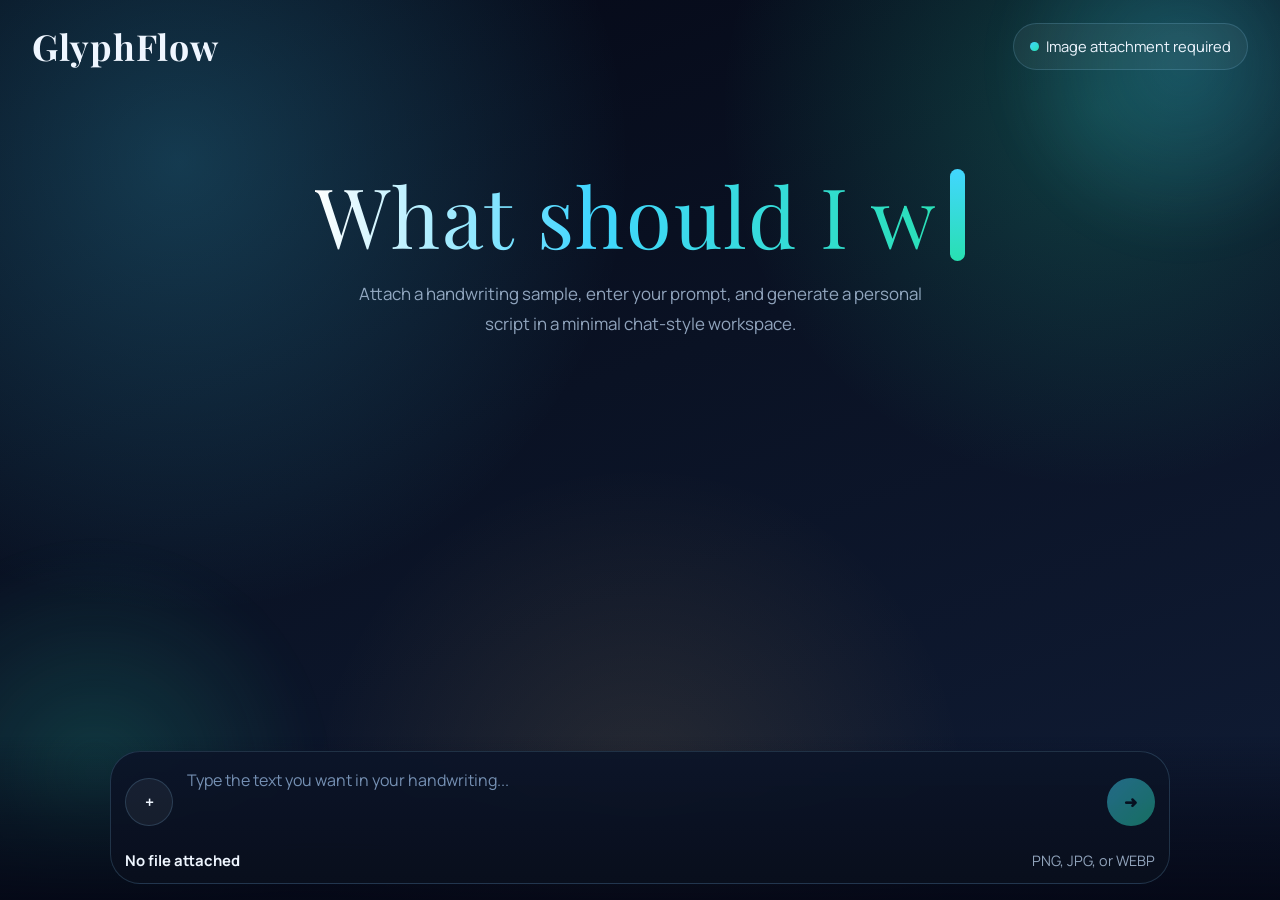
<file: static/index.html>
<!DOCTYPE html>
<html lang="en">
<head>
    <meta charset="UTF-8">
    <meta http-equiv="X-UA-Compatible" content="IE=edge">
    <meta name="viewport" content="width=device-width, initial-scale=1.0">
    <title>GlyphFlow</title>
    <link rel="preconnect" href="https://fonts.googleapis.com">
    <link rel="preconnect" href="https://fonts.gstatic.com" crossorigin>
    <link href="https://fonts.googleapis.com/css2?family=Manrope:wght@400;500;600;700;800&family=Playfair+Display:wght@600;700;800&display=swap" rel="stylesheet">
    <link rel="stylesheet" href="/static/glyphflow.css">
</head>
<body>
    <div class="page-shell">
        <header class="topbar">
            <div class="brand-block">
                <h1 class="brand-mark">GlyphFlow</h1>
            </div>
            <div class="status-pill"><span></span> Image attachment required</div>
        </header>

        <main class="hero-stage">
            <section class="hero-card" aria-label="Handwriting generation introduction">
                <div class="hero-grid">
                    <div class="typing-wrap" aria-live="polite" aria-atomic="true">
                        <div class="typing-word"><span id="typing-word"></span><span class="typing-cursor" aria-hidden="true"></span></div>
                    </div>
                    <p class="hero-copy">
                        Attach a handwriting sample, enter your prompt, and generate a personal script in a minimal chat-style workspace.
                    </p>
                </div>
            </section>
        </main>

        <form action="/submit" method="post" enctype="multipart/form-data" class="composer" id="composer-form">
            <div class="composer-panel">
                <div class="composer-row">
                    <div class="composer-head">
                        <button type="button" class="attach-button icon-button" id="attach-button" aria-label="Attach image">+</button>
                        <textarea class="message-input" id="message" name="message" placeholder="Type the text you want in your handwriting..." required></textarea>
                        <button type="submit" class="send-button icon-button" id="send-button" disabled aria-label="Send message">➜</button>
                    </div>

                    <div class="composer-foot">
                        <div class="file-chip" id="file-chip"><strong>No file attached</strong></div>
                        <p class="small-text">PNG, JPG, or WEBP</p>
                    </div>

                    <input class="hidden-input" type="file" name="image" accept="image/*" id="image" required>
                </div>
            </div>
        </form>

        <div class="generation-overlay" id="generation-overlay" aria-hidden="true">
            <div class="generation-loader" role="status" aria-live="polite">
                <span class="generation-spinner" aria-hidden="true"></span>
                <p class="generation-text">Generating your handwriting output...</p>
            </div>
        </div>
    </div>

    <script>
        const typingWord = document.getElementById("typing-word");
        const phraseList = ["What should I write?", "Attach handwriting.", "Type any text.", "GlyphFlow"];
        const fileInput = document.getElementById("image");
        const attachButton = document.getElementById("attach-button");
        const sendButton = document.getElementById("send-button");
        const fileChip = document.getElementById("file-chip");
        const messageInput = document.getElementById("message");
        const composerForm = document.getElementById("composer-form");
        const generationOverlay = document.getElementById("generation-overlay");
        let isSubmitting = false;

        const wait = (milliseconds) => new Promise((resolve) => window.setTimeout(resolve, milliseconds));

        async function typePhrase(phrase) {
            for (let index = 0; index <= phrase.length; index += 1) {
                typingWord.textContent = phrase.slice(0, index);
                await wait(70);
            }

            await wait(600);

            for (let index = phrase.length; index >= 0; index -= 1) {
                typingWord.textContent = phrase.slice(0, index);
                await wait(26);
            }

            await wait(180);
        }

        async function runTypingLoop() {
            while (true) {
                for (const phrase of phraseList) {
                    await typePhrase(phrase);
                }
            }
        }

        function updateAttachmentState() {
            if (isSubmitting) {
                sendButton.disabled = true;
                return;
            }

            if (fileInput.files && fileInput.files.length > 0) {
                fileChip.innerHTML = `<strong>${fileInput.files[0].name}</strong>`;
                sendButton.disabled = false;
            } else {
                fileChip.innerHTML = `<strong>No file attached</strong>`;
                sendButton.disabled = true;
            }
        }

        function setGeneratingState() {
            isSubmitting = true;
            document.body.classList.add("is-generating");
            generationOverlay.setAttribute("aria-hidden", "false");

            messageInput.readOnly = true;
            attachButton.disabled = true;
            sendButton.disabled = true;
        }

        attachButton.addEventListener("click", () => fileInput.click());
        fileInput.addEventListener("change", updateAttachmentState);

        composerForm.addEventListener("submit", (event) => {
            if (!fileInput.files || fileInput.files.length === 0) {
                event.preventDefault();
                fileInput.reportValidity();
                return;
            }

            if (!messageInput.value.trim()) {
                event.preventDefault();
                messageInput.reportValidity();
                return;
            }

            if (isSubmitting) {
                event.preventDefault();
                return;
            }

            setGeneratingState();
        });

        updateAttachmentState();
        runTypingLoop();
    </script>
</body>
</html>
</file>
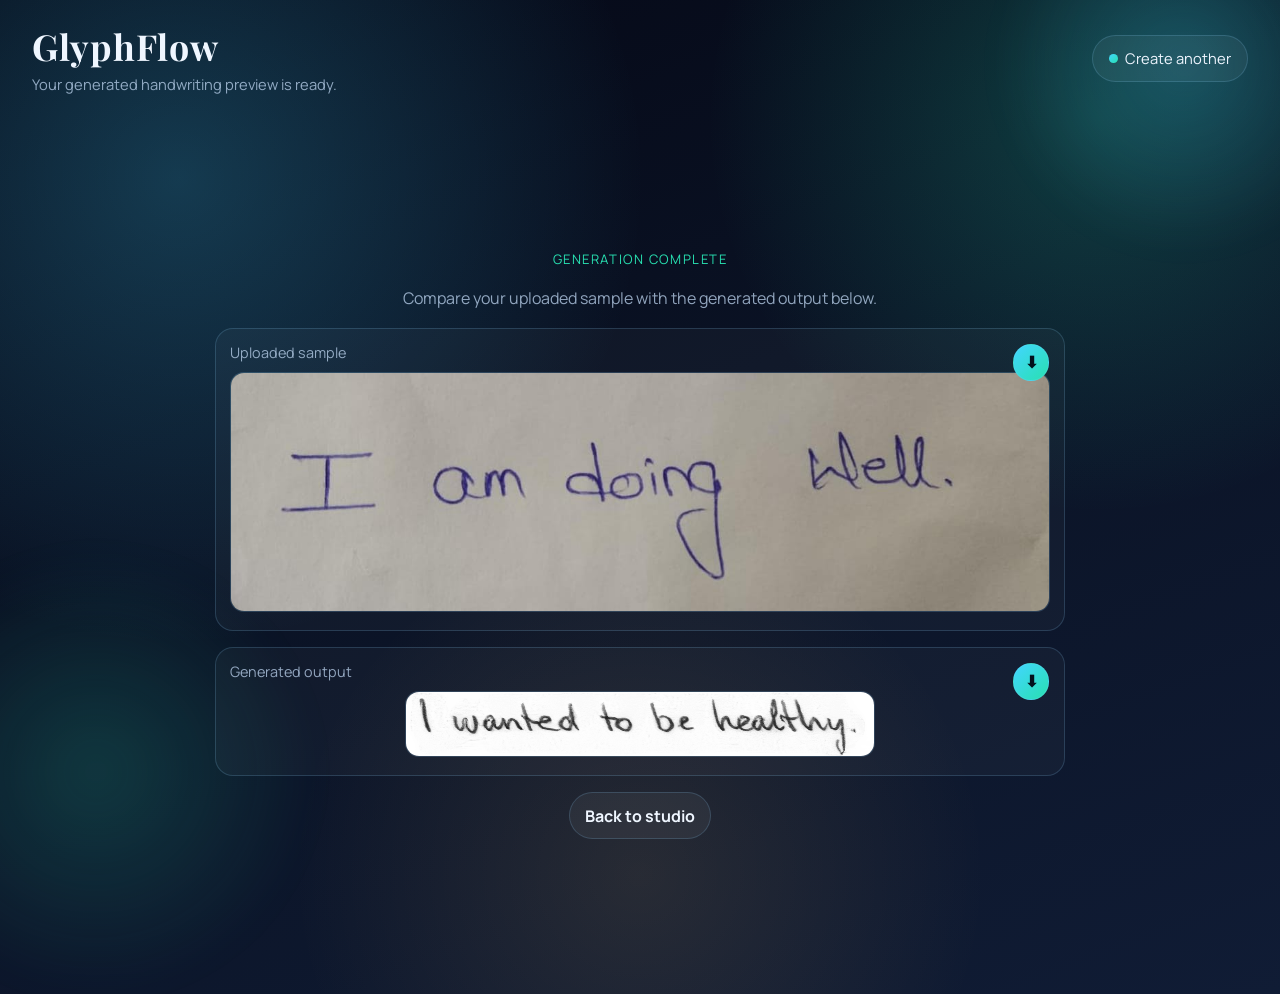
<file: static/submit_response.html>
<!DOCTYPE html>
<html lang="en">
<head>
    <meta charset="UTF-8">
    <meta http-equiv="X-UA-Compatible" content="IE=edge">
    <meta name="viewport" content="width=device-width, initial-scale=1.0">
    <title>GlyphFlow Output</title>
    <link rel="preconnect" href="https://fonts.googleapis.com">
    <link rel="preconnect" href="https://fonts.gstatic.com" crossorigin>
    <link href="https://fonts.googleapis.com/css2?family=Manrope:wght@400;500;600;700;800&family=Playfair+Display:wght@600;700;800&display=swap" rel="stylesheet">
    <link rel="stylesheet" href="/static/glyphflow.css">
</head>
<body>
    <div class="page-shell">
        <header class="topbar">
            <div class="brand-block">
                <h1 class="brand-mark">GlyphFlow</h1>
                <p class="brand-caption">Your generated handwriting preview is ready.</p>
            </div>
            <a href="/" class="status-pill"><span></span> Create another</a>
        </header>

        <main class="screen">
            <section class="result-card">
                <div class="result-inner">
                    <p class="section-label">Generation complete</p>
                    <p class="result-copy">Compare your uploaded sample with the generated output below.</p>

                    <div class="comparison-grid">
                        <figure class="compare-card">
                            <figcaption class="compare-label">Uploaded sample</figcaption>
                            <a href="/download?filename=static/uploaded_input.png" class="image-download" aria-label="Download uploaded sample" title="Download uploaded sample">&#x2B07;</a>
                            <img src="/static/uploaded_input.png" alt="Uploaded handwriting sample" class="result-image">
                        </figure>

                        <figure class="compare-card">
                            <figcaption class="compare-label">Generated output</figcaption>
                            <a href="/download?filename=static/generated.png" class="image-download" aria-label="Download generated image" title="Download generated image">&#x2B07;</a>
                            <img src="/static/generated.png" alt="Generated handwriting output" class="result-image">
                        </figure>
                    </div>

                    <div class="button-row">
                        <a href="/" class="button-secondary">Back to studio</a>
                    </div>
                </div>
            </section>
        </main>
    </div>
</body>
</html>
</file>
<file: static/glyphflow.css>
:root {
    --bg-0: #050816;
    --bg-1: #0a1224;
    --bg-2: #101c35;
    --line: rgba(138, 211, 255, 0.18);
    --text: #eff6ff;
    --muted: rgba(191, 214, 241, 0.74);
    --accent: #42d6ff;
    --accent-2: #28e0b1;
    --danger: #ff6b6b;
}

* {
    box-sizing: border-box;
}

html {
    scroll-behavior: smooth;
}

body {
    margin: 0;
    min-height: 100vh;
    font-family: "Manrope", "Segoe UI", sans-serif;
    color: var(--text);
    background:
        radial-gradient(circle at 14% 18%, rgba(66, 214, 255, 0.23), transparent 34%),
        radial-gradient(circle at 86% 12%, rgba(40, 224, 177, 0.22), transparent 28%),
        radial-gradient(circle at 50% 88%, rgba(255, 201, 107, 0.11), transparent 32%),
        linear-gradient(160deg, var(--bg-0) 0%, var(--bg-1) 44%, var(--bg-2) 100%);
    overflow-x: hidden;
}

body::before,
body::after {
    content: "";
    position: fixed;
    pointer-events: none;
    z-index: 0;
    border-radius: 50%;
    filter: blur(18px);
}

body::before {
    top: -8rem;
    right: -6rem;
    width: 24rem;
    height: 24rem;
    background: radial-gradient(circle, rgba(66, 214, 255, 0.22), transparent 68%);
    animation: drift 14s ease-in-out infinite;
}

body::after {
    left: -8rem;
    bottom: -6rem;
    width: 28rem;
    height: 28rem;
    background: radial-gradient(circle, rgba(40, 224, 177, 0.18), transparent 70%);
    animation: drift 18s ease-in-out infinite reverse;
}

a {
    color: inherit;
    text-decoration: none;
}

.page-shell {
    position: relative;
    z-index: 1;
    min-height: 100vh;
}

.topbar {
    display: flex;
    align-items: center;
    justify-content: space-between;
    gap: 1rem;
    padding: 1.4rem clamp(1rem, 2.8vw, 2rem) 0;
}

.brand-block {
    display: flex;
    flex-direction: column;
    gap: 0.25rem;
}

.brand-mark {
    margin: 0;
    font-family: "Playfair Display", Georgia, serif;
    font-size: clamp(1.5rem, 2.8vw, 2.25rem);
    letter-spacing: 0.02em;
}

.brand-caption {
    margin: 0;
    font-size: 0.92rem;
    color: var(--muted);
}

.status-pill {
    display: inline-flex;
    align-items: center;
    gap: 0.45rem;
    padding: 0.8rem 1rem;
    border: 1px solid var(--line);
    border-radius: 999px;
    background: rgba(255, 255, 255, 0.05);
    color: var(--text);
    font-size: 0.92rem;
}

.status-pill span {
    width: 0.55rem;
    height: 0.55rem;
    border-radius: 50%;
    background: linear-gradient(135deg, var(--accent), var(--accent-2));
}

.hero-stage {
    min-height: calc(100vh - 280px);
    display: grid;
    place-items: center;
    padding: 2rem clamp(1rem, 4vw, 2rem) 18rem;
}

.hero-card,
.result-card,
.error-card {
    position: relative;
    width: min(100%, 920px);
    border: 0;
    border-radius: 0;
    background: transparent;
    overflow: hidden;
}

.hero-card {
    width: min(100%, 860px);
    padding: 0;
    animation: riseUp 760ms ease both;
}

.hero-grid {
    display: grid;
    gap: 0.85rem;
    place-items: center;
    text-align: center;
}

.typing-wrap {
    min-height: 6.2rem;
    display: grid;
    place-items: center;
}

.typing-word {
    display: inline-flex;
    align-items: center;
    min-height: 1.2em;
    font-family: "Playfair Display", Georgia, serif;
    font-size: clamp(2.8rem, 6.5vw, 5.3rem);
    line-height: 1;
    letter-spacing: 0.02em;
    background: linear-gradient(90deg, #ffffff 0%, var(--accent) 42%, var(--accent-2) 100%);
    -webkit-background-clip: text;
    background-clip: text;
    color: transparent;
}

.typing-cursor {
    width: 0.18em;
    height: 1.1em;
    margin-left: 0.16em;
    border-radius: 999px;
    background: linear-gradient(180deg, var(--accent), var(--accent-2));
    animation: blink 1s steps(1) infinite;
}

.hero-copy {
    max-width: 38rem;
    margin: 0;
    color: var(--muted);
    font-size: clamp(0.98rem, 2vw, 1.06rem);
    line-height: 1.8;
}

.status-pill {
    display: inline-flex;
    align-items: center;
    gap: 0.45rem;
    padding: 0.8rem 1rem;
    border: 1px solid var(--line);
    border-radius: 999px;
    background: rgba(255, 255, 255, 0.05);
    color: var(--text);
    font-size: 0.92rem;
}

.status-pill span {
    width: 0.55rem;
    height: 0.55rem;
    border-radius: 50%;
    background: linear-gradient(135deg, var(--accent), var(--accent-2));
}

.composer {
    position: fixed;
    left: 0;
    right: 0;
    bottom: 0;
    z-index: 8;
    padding: 0.9rem clamp(0.85rem, 2vw, 1.4rem) 1rem;
    background: linear-gradient(to top, rgba(5, 8, 22, 0.96), rgba(5, 8, 22, 0.55), transparent);
}

.generation-overlay {
    position: fixed;
    inset: 0;
    display: grid;
    place-items: center;
    background: rgba(5, 8, 22, 0.72);
    backdrop-filter: blur(6px);
    opacity: 0;
    visibility: hidden;
    pointer-events: none;
    transition: opacity 220ms ease;
    z-index: 20;
}

.generation-loader {
    display: grid;
    justify-items: center;
    gap: 0.95rem;
    padding: 1.15rem 1.25rem;
    border: 1px solid var(--line);
    border-radius: 16px;
    background: rgba(9, 18, 33, 0.92);
}

.generation-spinner {
    width: 2.25rem;
    height: 2.25rem;
    border-radius: 50%;
    border: 3px solid rgba(255, 255, 255, 0.2);
    border-top-color: var(--accent);
    animation: spin 800ms linear infinite;
}

.generation-text {
    margin: 0;
    color: var(--text);
    font-weight: 600;
    letter-spacing: 0.01em;
}

body.is-generating .generation-overlay {
    opacity: 1;
    visibility: visible;
}

body.is-generating .composer-panel {
    opacity: 0.6;
}

.composer-panel {
    width: min(100%, 1060px);
    margin: 0 auto;
    padding: 0.8rem 0.9rem;
    border: 1px solid var(--line);
    border-radius: 30px;
    background: linear-gradient(180deg, rgba(12, 21, 41, 0.94), rgba(9, 15, 29, 0.98));
    backdrop-filter: blur(22px);
}

.composer-row {
    display: grid;
    gap: 0;
}

.composer-head {
    display: flex;
    align-items: center;
    gap: 0.75rem;
}

.icon-button {
    flex: 0 0 auto;
    width: 3rem;
    height: 3rem;
    display: inline-flex;
    align-items: center;
    justify-content: center;
    padding: 0;
}

.message-input {
    flex: 1 1 auto;
    min-width: 0;
    min-height: 74px;
    max-height: 160px;
    resize: none;
    overflow-y: auto;
    scrollbar-width: none;
    -ms-overflow-style: none;
    border: 0;
    outline: none;
    background: transparent;
    color: var(--text);
    font-family: inherit;
    font-size: 1rem;
    line-height: 1.7;
}

.message-input::-webkit-scrollbar {
    width: 0;
    height: 0;
    display: none;
}

.message-input::placeholder {
    color: #7590b3;
}

.composer-foot {
    display: flex;
    align-items: center;
    justify-content: space-between;
    gap: 0.8rem;
    margin-top: 0.7rem;
}

.attach-button,
.send-button,
.button-primary,
.button-secondary {
    border: 0;
    border-radius: 999px;
    font: inherit;
    font-weight: 700;
    cursor: pointer;
    transition: transform 180ms ease, opacity 180ms ease, border-color 180ms ease;
}

.attach-button,
.button-secondary {
    display: inline-flex;
    align-items: center;
    gap: 0.55rem;
    padding: 0.72rem 0.95rem;
    color: var(--text);
    background: rgba(255, 255, 255, 0.05);
    border: 1px solid var(--line);
}

.send-button,
.button-primary {
    display: inline-flex;
    align-items: center;
    justify-content: center;
    width: 3rem;
    height: 3rem;
    padding: 0;
    color: #04111d;
    background: linear-gradient(135deg, var(--accent) 0%, var(--accent-2) 100%);
}

.attach-button:hover,
.button-secondary:hover,
.button-primary:hover,
.send-button:hover {
    transform: translateY(-1px);
    opacity: 0.96;
}

.send-button:disabled {
    cursor: not-allowed;
    opacity: 0.45;
    transform: none;
}

.file-chip {
    display: inline-flex;
    align-items: center;
    gap: 0.55rem;
    color: var(--muted);
    font-size: 0.93rem;
}

.file-chip strong {
    color: var(--text);
    font-weight: 700;
}

.small-text {
    margin: 0;
    color: var(--muted);
    font-size: 0.9rem;
}

.screen {
    min-height: 100vh;
    display: grid;
    place-items: center;
    padding: 2rem 1rem;
}

.result-card,
.error-card {
    padding: clamp(1.5rem, 3vw, 2.2rem);
    animation: riseUp 720ms ease both;
}

.result-inner,
.error-inner {
    position: relative;
    z-index: 1;
    display: grid;
    gap: 1rem;
    text-align: center;
    place-items: center;
}

.section-label {
    margin: 0;
    color: var(--accent-2);
    text-transform: uppercase;
    letter-spacing: 0.12em;
    font-size: 0.82rem;
}

.result-title,
.error-title {
    margin: 0;
    font-family: "Playfair Display", Georgia, serif;
    font-size: clamp(2rem, 4vw, 3.6rem);
    line-height: 1.1;
}

.result-copy,
.error-copy {
    max-width: 44rem;
    margin: 0;
    color: var(--muted);
    line-height: 1.8;
}

.result-image {
    width: min(100%, 760px);
    max-height: 64vh;
    object-fit: contain;
    border-radius: 22px;
    border: 1px solid var(--line);
    background: rgba(255, 255, 255, 0.02);
}

.comparison-grid {
    width: min(100%, 1100px);
    display: grid;
    grid-template-columns: 1fr;
    gap: 1rem;
}

.compare-card {
    margin: 0;
    padding: 0.85rem;
    border: 1px solid var(--line);
    border-radius: 18px;
    background: rgba(255, 255, 255, 0.03);
    position: relative;
}

.compare-label {
    margin: 0 0 0.6rem;
    color: var(--muted);
    font-size: 0.9rem;
    text-align: left;
}

.compare-card .result-image {
    width: auto;
    max-width: 100%;
    height: auto;
    max-height: 70vh;
    border-radius: 14px;
}

.image-download {
    position: absolute;
    top: 0.9rem;
    right: 0.9rem;
    width: 2.3rem;
    height: 2.3rem;
    display: inline-flex;
    align-items: center;
    justify-content: center;
    border-radius: 999px;
    border: 1px solid var(--line);
    background: linear-gradient(135deg, var(--accent) 0%, var(--accent-2) 100%);
    color: #03111c;
    font-size: 1rem;
    font-weight: 800;
    transition: transform 180ms ease, opacity 180ms ease;
}

.image-download:hover {
    transform: translateY(-1px);
    opacity: 0.95;
}

.button-row {
    display: flex;
    flex-wrap: wrap;
    justify-content: center;
    gap: 0.8rem;
}

.error-mark {
    width: 4rem;
    height: 4rem;
    display: grid;
    place-items: center;
    border-radius: 50%;
    border: 1px solid rgba(255, 107, 107, 0.25);
    background: rgba(255, 107, 107, 0.08);
    color: #ff9b9b;
    font-size: 1.8rem;
}

.hidden-input {
    position: absolute;
    width: 1px;
    height: 1px;
    padding: 0;
    margin: -1px;
    overflow: hidden;
    clip: rect(0, 0, 0, 0);
    white-space: nowrap;
    border: 0;
}

@keyframes riseUp {
    from {
        opacity: 0;
        transform: translateY(24px);
    }
    to {
        opacity: 1;
        transform: translateY(0);
    }
}

@keyframes blink {
    50% {
        opacity: 0;
    }
}

@keyframes drift {
    0%,
    100% {
        transform: translate3d(0, 0, 0) scale(1);
    }
    50% {
        transform: translate3d(-14px, 18px, 0) scale(1.05);
    }
}

@keyframes spin {
    to {
        transform: rotate(360deg);
    }
}

@media (max-width: 768px) {
    .hero-stage {
        min-height: calc(100vh - 280px);
        padding-bottom: 17rem;
    }

    .composer-panel {
        padding: 0.75rem;
    }

    .composer-head {
        gap: 0.5rem;
    }

    .composer-foot {
        flex-direction: row;
    }

    .button-row {
        width: 100%;
    }

    .compare-card .result-image {
        max-height: 56vh;
    }

    .attach-button,
    .send-button,
    .button-primary,
    .button-secondary {
        width: 3rem;
        height: 3rem;
    }
}
</file>
